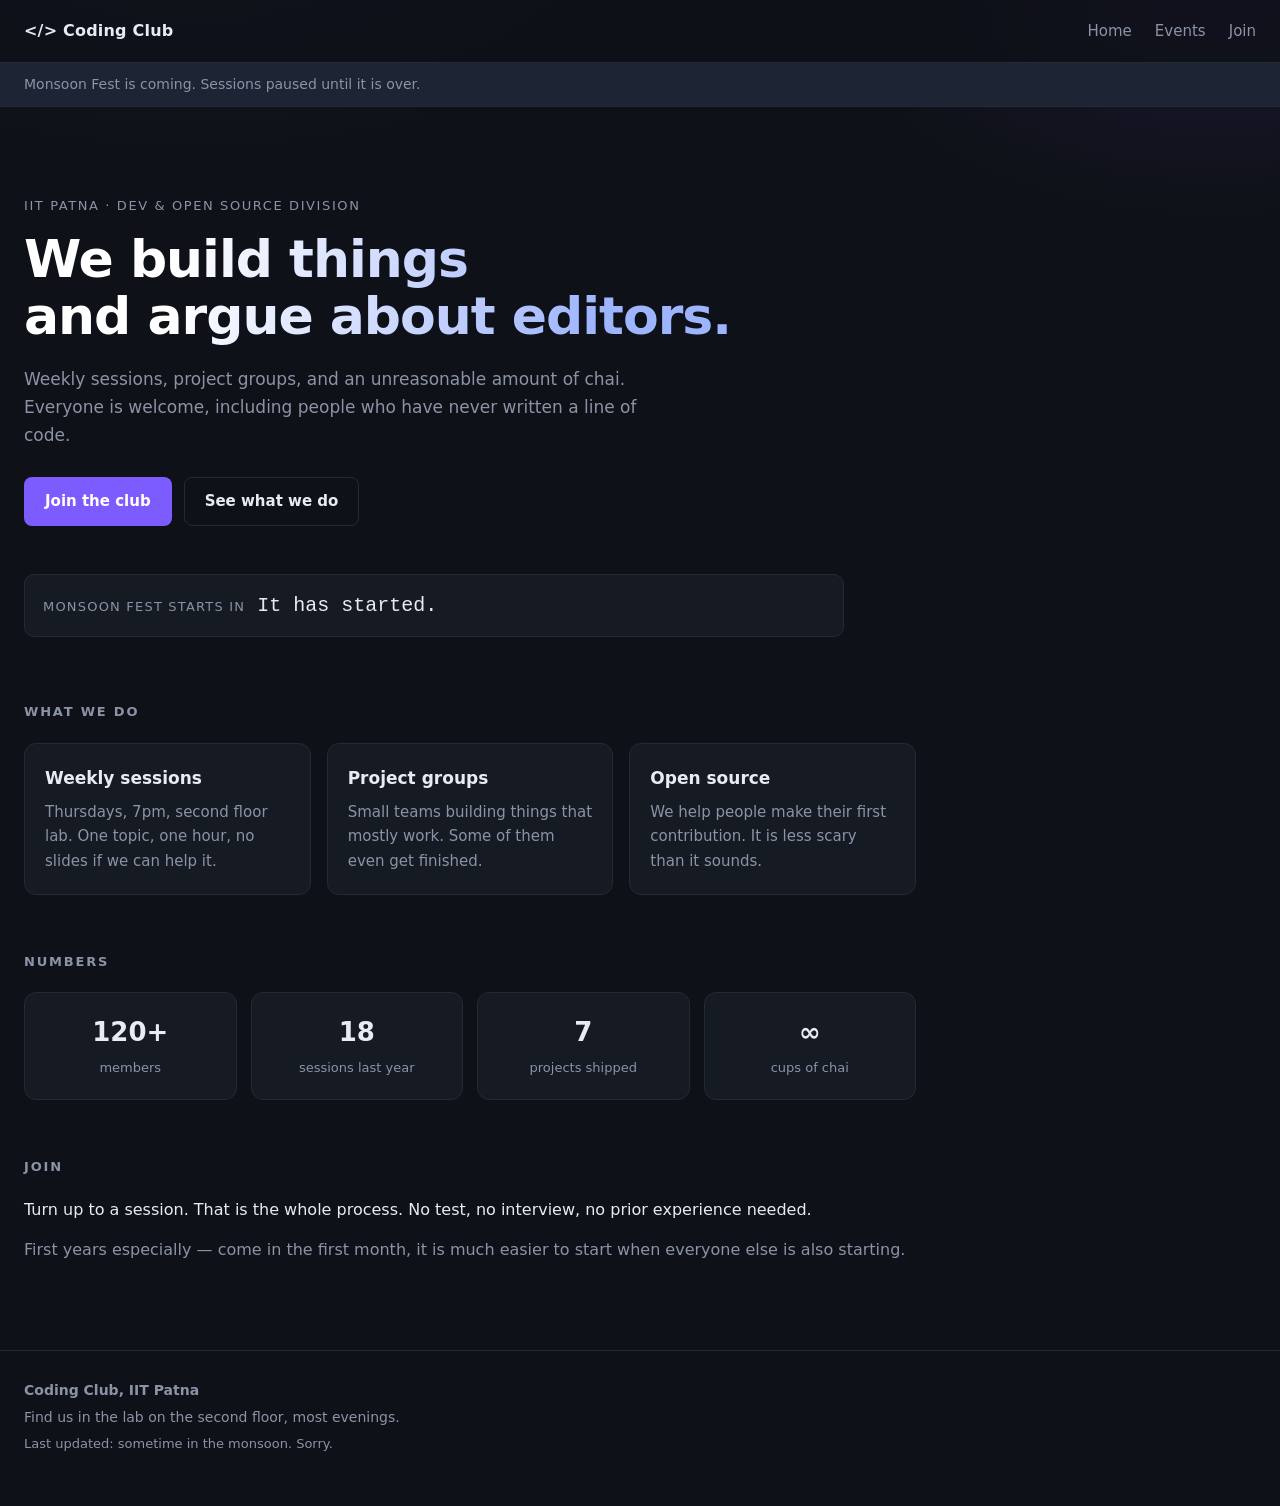
<file: index.html>
<!DOCTYPE html>
<html lang="en">
<head>
  <meta charset="utf-8">
  <meta name="viewport" content="width=device-width, initial-scale=1">
  <title>Coding Club, IIT Patna</title>
  <link rel="stylesheet" href="css/style.css">
</head>
<body>
  <nav>
    <a class="brand" href="index.html">&lt;/&gt; Coding Club</a>
    <div class="links">
      <a href="index.html">Home</a>
      <a href="events.html">Events</a>
      <a href="#join">Join</a>
    </div>
  </nav>

  <div class="banner">
    Monsoon Fest is coming. Sessions paused until it is over.
  </div>

  <header class="hero">
    <p class="kicker">IIT Patna &middot; Dev &amp; Open Source Division</p>
    <h1>We build things<br>and argue about editors.</h1>
    <p class="lede">
      Weekly sessions, project groups, and an unreasonable amount of chai.
      Everyone is welcome, including people who have never written a line of
      code.
    </p>
    <div class="cta">
      <a class="btn" href="#join">Join the club</a>
      <a class="btn ghost" href="events.html">See what we do</a>
    </div>
  </header>

  <div class="countdown-strip">
    <span class="countdown-label">Monsoon Fest starts in</span>
    <span id="countdown">--d 00:00:00</span>
  </div>

  <main>
    <section>
      <h2>What we do</h2>
      <div class="cards">
        <article class="card">
          <h3>Weekly sessions</h3>
          <p>
            Thursdays, 7pm, second floor lab. One topic, one hour, no slides
            if we can help it.
          </p>
        </article>
        <article class="card">
          <h3>Project groups</h3>
          <p>
            Small teams building things that mostly work. Some of them even
            get finished.
          </p>
        </article>
        <article class="card">
          <h3>Open source</h3>
          <p>
            We help people make their first contribution. It is less scary
            than it sounds.
          </p>
        </article>
      </div>
    </section>

    <section>
      <h2>Numbers</h2>
      <div class="stats">
        <div class="stat"><strong>120+</strong><span>members</span></div>
        <div class="stat"><strong>18</strong><span>sessions last year</span></div>
        <div class="stat"><strong>7</strong><span>projects shipped</span></div>
        <div class="stat"><strong>&infin;</strong><span>cups of chai</span></div>
      </div>
    </section>

    <section id="join">
      <h2>Join</h2>
      <p>
        Turn up to a session. That is the whole process. No test, no interview,
        no prior experience needed.
      </p>
      <p class="muted">
        First years especially &mdash; come in the first month, it is much
        easier to start when everyone else is also starting.
      </p>
    </section>
  </main>

  <footer>
    <p><strong>Coding Club, IIT Patna</strong></p>
    <p>Find us in the lab on the second floor, most evenings.</p>
    <!-- TODO: put the actual contact details here before launch -->
    <p class="muted small">Last updated: sometime in the monsoon. Sorry.</p>
  </footer>

  <script src="js/main.js"></script>
</body>
</html>
</file>
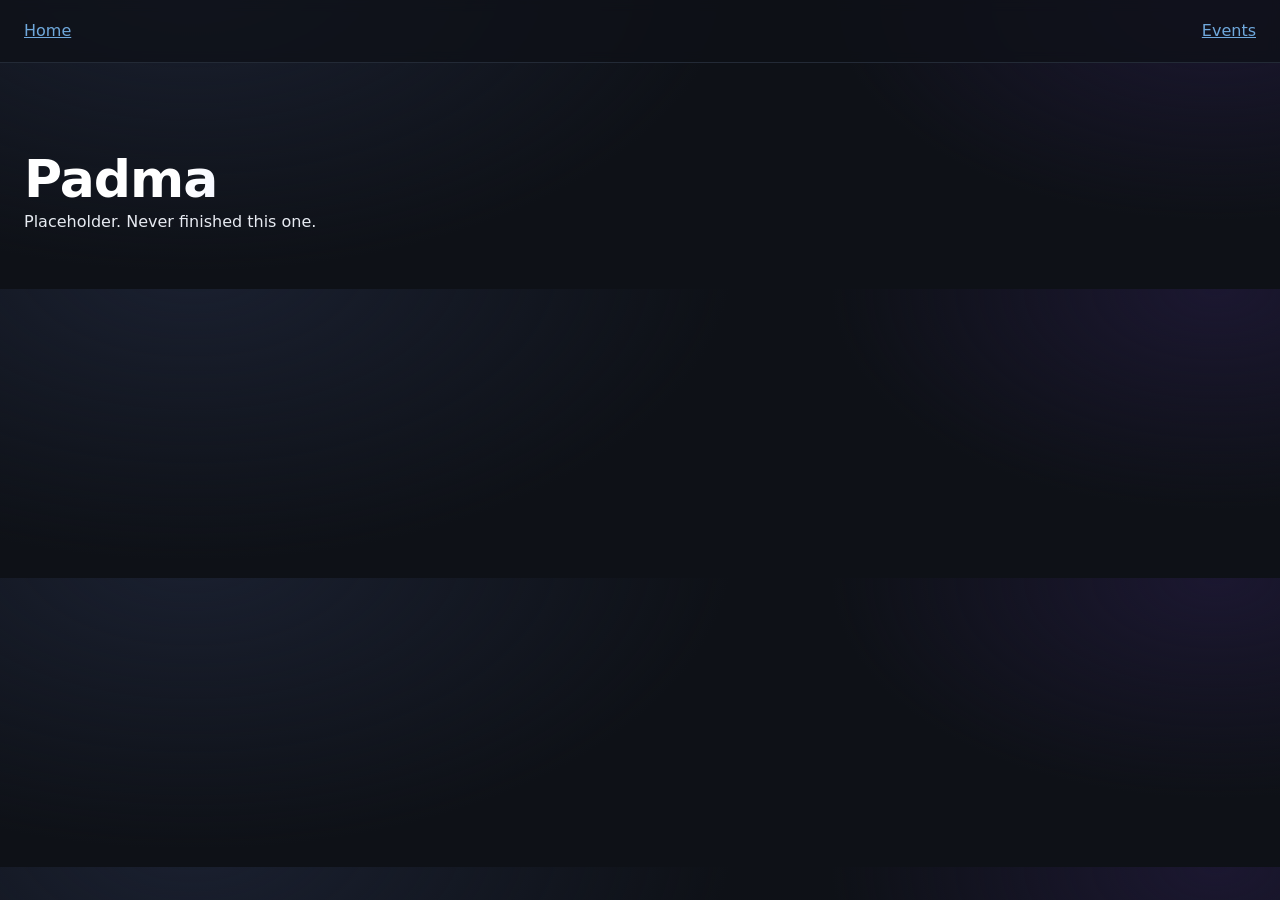
<file: events-padma.html>
<!DOCTYPE html>
<html lang="en">
<head>
  <meta charset="utf-8">
  <title>Padma - Coding Club</title>
  <link rel="stylesheet" href="css/style.css">
</head>
<body>
  <nav>
    <a href="index.html">Home</a>
    <a href="events.html">Events</a>
  </nav>

  <header class="hero">
    <h1>Padma</h1>
    <p>Placeholder. Never finished this one.</p>
  </header>
</body>
</html>
</file>
<file: css/style.css>
:root {
  --bg: #0e1117;
  --panel: #151a23;
  --line: #232a36;
  --fg: #e7ebf2;
  --muted: #8b93a7;
  --link: #6fa8dc;
  --glow: #7c5cff;
}

* {
  box-sizing: border-box;
}

body {
  margin: 0;
  font-family: system-ui, -apple-system, "Segoe UI", sans-serif;
  background:
    radial-gradient(900px 500px at 15% -10%, #1a2030 0%, transparent 60%),
    radial-gradient(700px 400px at 95% 0%, #1b1730 0%, transparent 55%),
    var(--bg);
  color: var(--fg);
  line-height: 1.65;
  -webkit-font-smoothing: antialiased;
}

/* nav */

nav {
  display: flex;
  align-items: center;
  justify-content: space-between;
  gap: 16px;
  flex-wrap: wrap;
  padding: 18px 24px;
  border-bottom: 1px solid var(--line);
  background: rgba(14, 17, 23, 0.75);
  backdrop-filter: blur(6px);
  position: sticky;
  top: 0;
  z-index: 5;
}

nav .brand {
  font-weight: 700;
  letter-spacing: 0.2px;
  color: var(--fg);
  text-decoration: none;
}

nav .links a {
  color: var(--muted);
  margin-left: 18px;
  text-decoration: none;
  font-size: 15px;
}

nav .links a:hover {
  color: var(--fg);
}

/* the fest banner nobody took down */

.banner {
  padding: 10px 24px;
  background: #1d2433;
  border-bottom: 1px solid var(--line);
  color: var(--muted);
  font-size: 14px;
}

/* hero */

.hero {
  max-width: 820px;
  padding: 88px 24px 40px;
}

.hero.small {
  padding: 56px 24px 24px;
}

.kicker {
  margin: 0 0 14px;
  color: var(--muted);
  font-size: 13px;
  letter-spacing: 1.6px;
  text-transform: uppercase;
}

.hero h1 {
  margin: 0;
  font-size: 52px;
  line-height: 1.1;
  letter-spacing: -1px;
  background: linear-gradient(100deg, #ffffff 20%, #9db4ff 75%);
  -webkit-background-clip: text;
  background-clip: text;
  color: transparent;
}

.lede {
  margin: 20px 0 0;
  max-width: 620px;
  color: var(--muted);
  font-size: 17px;
}

.cta {
  margin-top: 28px;
  display: flex;
  gap: 12px;
  flex-wrap: wrap;
}

.btn {
  display: inline-block;
  padding: 11px 20px;
  border-radius: 8px;
  background: var(--glow);
  color: #fff;
  text-decoration: none;
  font-size: 15px;
  font-weight: 600;
  border: 1px solid transparent;
}

.btn:hover {
  filter: brightness(1.12);
}

.btn.ghost {
  background: transparent;
  border-color: var(--line);
  color: var(--fg);
}

/* the countdown that main.js drives */

.countdown-strip {
  display: flex;
  align-items: baseline;
  gap: 12px;
  flex-wrap: wrap;
  margin: 8px 24px 0;
  padding: 14px 18px;
  max-width: 820px;
  border: 1px solid var(--line);
  border-radius: 10px;
  background: var(--panel);
}

.countdown-label {
  color: var(--muted);
  font-size: 13px;
  letter-spacing: 1.2px;
  text-transform: uppercase;
}

#countdown {
  font-family: ui-monospace, SFMono-Regular, Menlo, monospace;
  font-size: 20px;
  color: var(--fg);
}

/* content */

main {
  max-width: 940px;
  padding: 8px 24px 72px;
}

section {
  margin-top: 56px;
}

h2 {
  margin: 0 0 20px;
  font-size: 13px;
  letter-spacing: 1.8px;
  text-transform: uppercase;
  color: var(--muted);
  font-weight: 700;
}

h3 {
  margin: 0 0 8px;
  font-size: 17px;
}

p {
  margin: 0 0 14px;
}

.muted {
  color: var(--muted);
}

.small {
  font-size: 13px;
}

/* cards */

.cards {
  display: grid;
  grid-template-columns: repeat(auto-fit, minmax(230px, 1fr));
  gap: 16px;
}

.card {
  padding: 20px;
  border: 1px solid var(--line);
  border-radius: 12px;
  background: var(--panel);
}

.card p {
  margin: 0;
  color: var(--muted);
  font-size: 15px;
}

/* stats */

.stats {
  display: grid;
  grid-template-columns: repeat(auto-fit, minmax(140px, 1fr));
  gap: 14px;
}

.stat {
  padding: 18px;
  border: 1px solid var(--line);
  border-radius: 12px;
  background: var(--panel);
  text-align: center;
}

.stat strong {
  display: block;
  font-size: 26px;
}

.stat span {
  color: var(--muted);
  font-size: 13px;
}

/* events timeline */

.timeline {
  list-style: none;
  margin: 0;
  padding: 0;
  border-left: 1px solid var(--line);
}

.timeline li {
  position: relative;
  padding: 0 0 20px 22px;
}

.timeline li::before {
  content: "";
  position: absolute;
  left: -5px;
  top: 9px;
  width: 9px;
  height: 9px;
  border-radius: 50%;
  background: var(--glow);
}

.timeline .when {
  display: block;
  color: var(--muted);
  font-size: 12px;
  letter-spacing: 1.2px;
  text-transform: uppercase;
}

.gallery {
  min-height: 40px;
}

/* footer */

footer {
  padding: 28px 24px 48px;
  border-top: 1px solid var(--line);
  color: var(--muted);
  font-size: 14px;
}

footer p {
  margin: 0 0 4px;
}

a {
  color: var(--link);
}

@media (max-width: 600px) {
  .hero h1 { font-size: 36px; }
  .hero { padding-top: 56px; }
}
</file>
